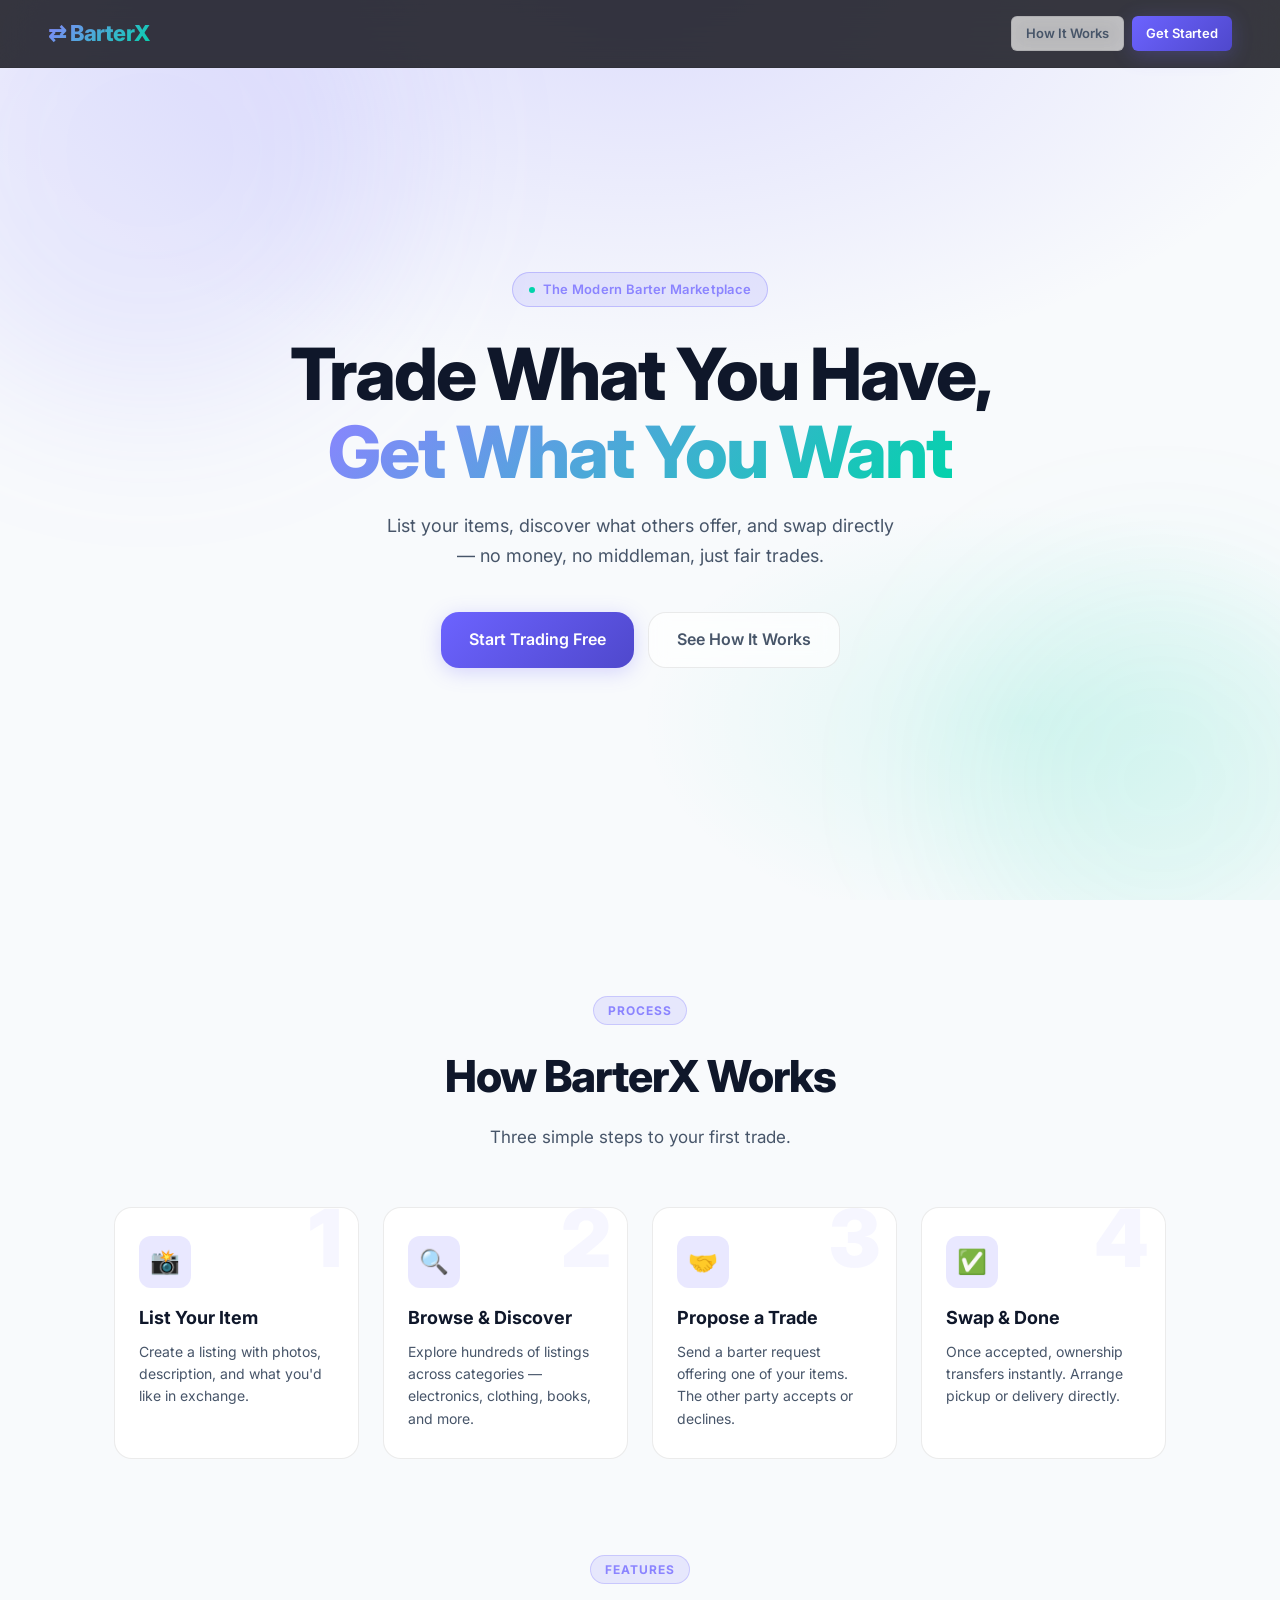
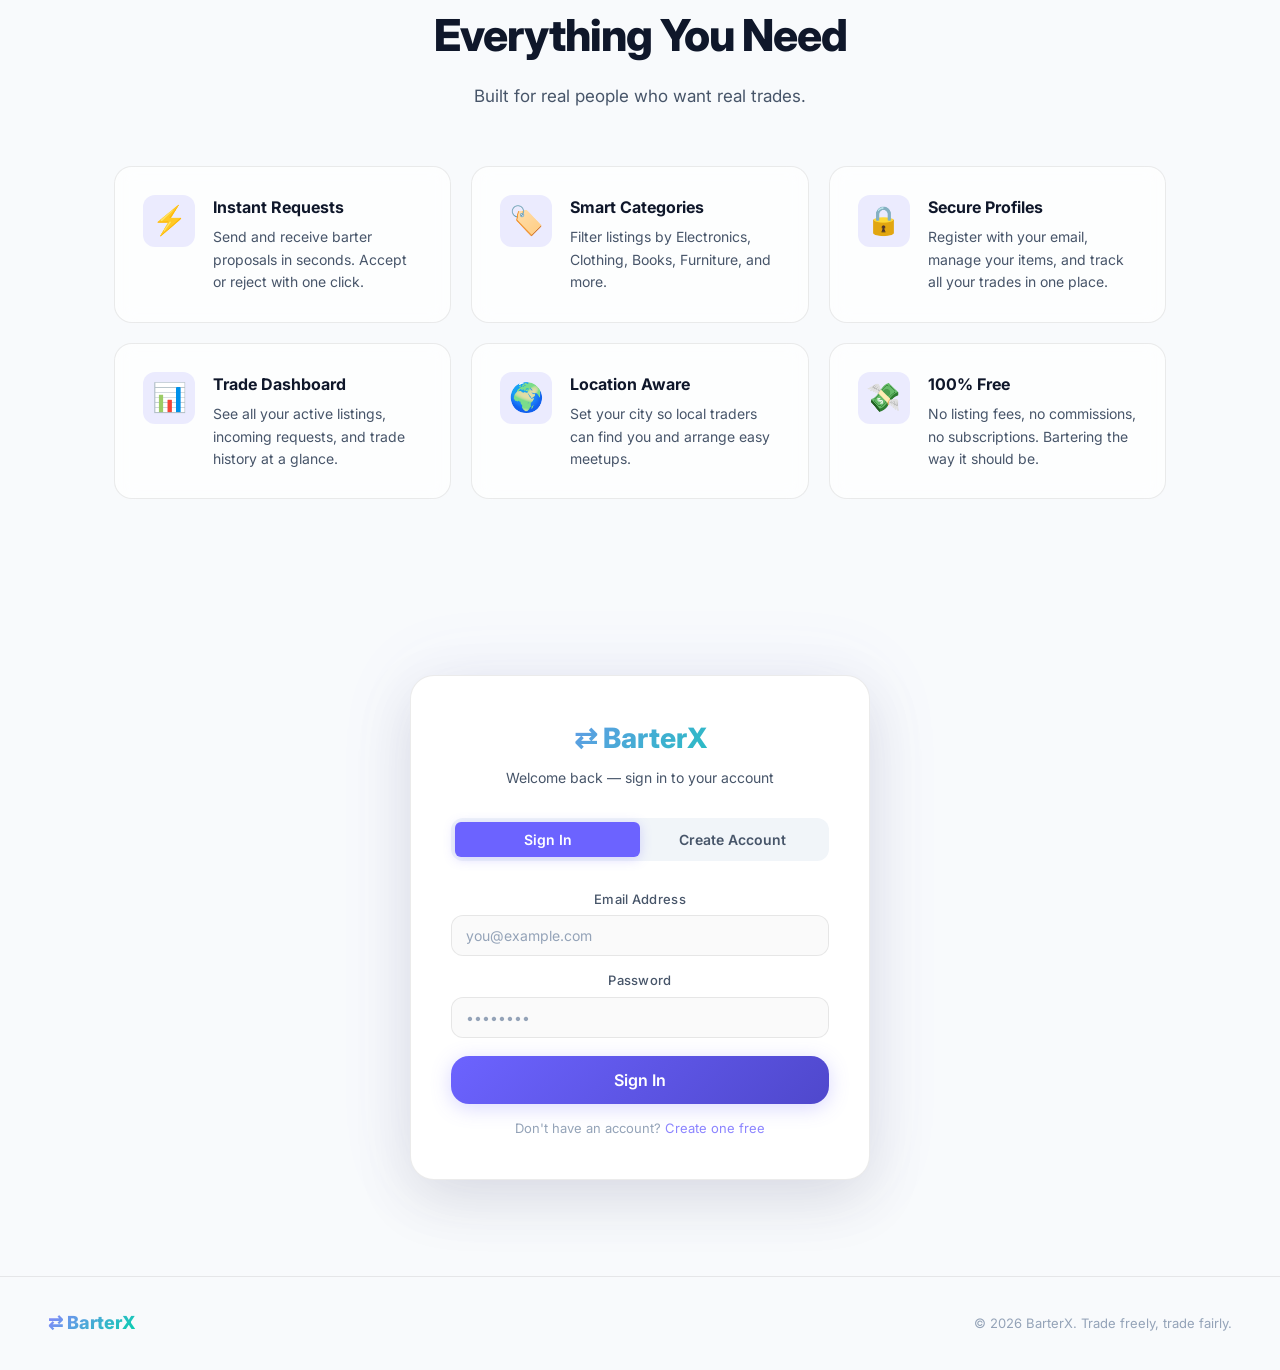
<file: src/main/resources/static/index.html>
<!DOCTYPE html>
<html lang="en">
<head>
  <meta charset="UTF-8">
  <meta name="viewport" content="width=device-width, initial-scale=1.0">
  <title>BarterX — Trade What You Have, Get What You Want</title>
  <meta name="description" content="BarterX is the modern marketplace for bartering goods. Trade your items directly with people near you — no money needed.">
  <link rel="stylesheet" href="styles.css">
  <style>
    /* ── LANDING PAGE STYLES ── */
    body { background: var(--bg-base); overflow-x: hidden; }

    /* NAV */
    .land-nav {
      position: fixed; top: 0; left: 0; right: 0; z-index: 100;
      display: flex; align-items: center; justify-content: space-between;
      padding: 16px 48px;
      background: rgba(8,8,16,0.8);
      backdrop-filter: blur(20px);
      border-bottom: 1px solid var(--border);
    }
    .land-logo {
      font-size: 22px; font-weight: 800; letter-spacing: -0.5px;
      background: linear-gradient(135deg, var(--primary-light), var(--accent));
      -webkit-background-clip: text; -webkit-text-fill-color: transparent;
    }
    .land-nav-links { display: flex; gap: 8px; }

    /* HERO */
    .hero {
      min-height: 100vh;
      display: flex; align-items: center; justify-content: center;
      padding: 120px 24px 80px;
      position: relative; overflow: hidden;
      text-align: center;
    }
    .hero-bg {
      position: absolute; inset: 0; z-index: 0;
      background:
        radial-gradient(ellipse 80% 60% at 50% 0%, rgba(108,99,255,0.18) 0%, transparent 70%),
        radial-gradient(ellipse 50% 40% at 80% 80%, rgba(0,212,170,0.1) 0%, transparent 60%);
    }
    .hero-orb {
      position: absolute; border-radius: 50%; filter: blur(80px); pointer-events: none;
    }
    .hero-orb-1 {
      width: 500px; height: 500px; top: -100px; left: -100px;
      background: rgba(108,99,255,0.12); animation: float 8s ease-in-out infinite;
    }
    .hero-orb-2 {
      width: 400px; height: 400px; bottom: -80px; right: -80px;
      background: rgba(0,212,170,0.08); animation: float 10s ease-in-out infinite reverse;
    }
    .hero-content { position: relative; z-index: 1; max-width: 760px; }
    .hero-tag {
      display: inline-flex; align-items: center; gap: 8px;
      background: rgba(108,99,255,0.12); border: 1px solid rgba(108,99,255,0.3);
      border-radius: var(--radius-full); padding: 6px 16px;
      font-size: 13px; font-weight: 600; color: var(--primary-light);
      margin-bottom: 28px; letter-spacing: 0.3px;
    }
    .hero-tag-dot {
      width: 6px; height: 6px; border-radius: 50%;
      background: var(--accent); animation: pulse 2s infinite;
    }
    .hero-h1 {
      font-size: clamp(40px, 7vw, 72px);
      font-weight: 800; line-height: 1.08;
      letter-spacing: -2px; margin-bottom: 20px;
    }
    .hero-h1 span {
      background: linear-gradient(135deg, var(--primary-light) 0%, var(--accent) 100%);
      -webkit-background-clip: text; -webkit-text-fill-color: transparent;
    }
    .hero-sub {
      font-size: 18px; color: var(--text-secondary);
      max-width: 520px; margin: 0 auto 40px; line-height: 1.7;
    }
    .hero-cta { display: flex; gap: 14px; justify-content: center; flex-wrap: wrap; }

    /* HOW IT WORKS */
    .section {
      padding: 96px 24px;
      max-width: 1100px; margin: 0 auto;
    }
    .section-badge {
      display: inline-block;
      background: rgba(108,99,255,0.12); border: 1px solid rgba(108,99,255,0.25);
      color: var(--primary-light); border-radius: var(--radius-full);
      padding: 4px 14px; font-size: 12px; font-weight: 700;
      letter-spacing: 1px; text-transform: uppercase; margin-bottom: 16px;
    }
    .section-h2 {
      font-size: clamp(28px, 4vw, 44px); font-weight: 800;
      letter-spacing: -1px; margin-bottom: 12px;
    }
    .section-desc { font-size: 17px; color: var(--text-secondary); max-width: 480px; }

    .steps-grid {
      display: grid; grid-template-columns: repeat(auto-fit, minmax(220px, 1fr));
      gap: 24px; margin-top: 56px;
    }
    .step-card {
      background: var(--bg-card); border: 1px solid var(--border);
      border-radius: var(--radius-lg); padding: 28px 24px;
      transition: var(--transition); position: relative; overflow: hidden;
    }
    .step-card::before {
      content: attr(data-num);
      position: absolute; top: -10px; right: 16px;
      font-size: 80px; font-weight: 900; color: rgba(108,99,255,0.06);
      line-height: 1; pointer-events: none;
    }
    .step-card:hover { border-color: rgba(108,99,255,0.3); transform: translateY(-4px); }
    .step-icon {
      width: 52px; height: 52px; border-radius: var(--radius-md);
      background: rgba(108,99,255,0.15); display: flex; align-items: center;
      justify-content: center; font-size: 24px; margin-bottom: 16px;
    }
    .step-title { font-size: 18px; font-weight: 700; margin-bottom: 8px; }
    .step-desc  { font-size: 14px; color: var(--text-secondary); line-height: 1.6; }

    /* FEATURES */
    .features-grid {
      display: grid; grid-template-columns: repeat(auto-fit, minmax(300px, 1fr));
      gap: 20px; margin-top: 56px;
    }
    .feature-card {
      background: var(--bg-glass); border: 1px solid var(--border);
      border-radius: var(--radius-lg); padding: 28px;
      backdrop-filter: blur(10px); transition: var(--transition);
      display: flex; gap: 18px;
    }
    .feature-card:hover { border-color: rgba(108,99,255,0.3); transform: translateY(-3px); }
    .feature-icon {
      font-size: 28px; width: 52px; height: 52px;
      background: rgba(108,99,255,0.12); border-radius: var(--radius-md);
      display: flex; align-items: center; justify-content: center; flex-shrink: 0;
    }
    .feature-title { font-size: 16px; font-weight: 700; margin-bottom: 6px; }
    .feature-desc  { font-size: 14px; color: var(--text-secondary); line-height: 1.6; }

    /* AUTH MODAL */
    .auth-section {
      padding: 80px 24px 96px; text-align: center;
    }
    .auth-box {
      background: var(--bg-card); border: 1px solid var(--border);
      border-radius: var(--radius-xl); padding: 40px;
      max-width: 460px; margin: 0 auto;
      box-shadow: var(--shadow-lg), 0 0 80px rgba(108,99,255,0.08);
      animation: slideUp 0.5s ease;
    }
    .auth-logo {
      font-size: 28px; font-weight: 800;
      background: linear-gradient(135deg, var(--primary-light), var(--accent));
      -webkit-background-clip: text; -webkit-text-fill-color: transparent;
      margin-bottom: 6px;
    }
    .auth-sub { font-size: 14px; color: var(--text-secondary); margin-bottom: 28px; }

    .tab-group {
      display: flex; background: var(--bg-surface);
      border-radius: var(--radius-md); padding: 4px; margin-bottom: 28px;
    }
    .tab-btn {
      flex: 1; padding: 9px; border: none; border-radius: var(--radius-sm);
      font-size: 14px; font-weight: 600; cursor: pointer;
      background: transparent; color: var(--text-secondary);
      transition: var(--transition);
    }
    .tab-btn.active {
      background: var(--primary);
      color: #fff;
      box-shadow: 0 2px 12px var(--primary-glow);
    }

    /* FOOTER */
    .footer {
      border-top: 1px solid var(--border); padding: 32px 48px;
      display: flex; align-items: center; justify-content: space-between;
      flex-wrap: wrap; gap: 12px;
    }
    .footer-logo {
      font-size: 18px; font-weight: 800;
      background: linear-gradient(135deg, var(--primary-light), var(--accent));
      -webkit-background-clip: text; -webkit-text-fill-color: transparent;
    }
    .footer-copy { font-size: 13px; color: var(--text-muted); }

    @media (max-width: 640px) {
      .land-nav { padding: 14px 20px; }
      .land-nav-links .btn { display: none; }
      .land-nav-links .btn:last-child { display: flex; }
      .section { padding: 64px 20px; }
      .footer { padding: 24px 20px; flex-direction: column; text-align: center; }
      .auth-box { padding: 28px 20px; }
    }
  </style>
</head>
<body>

<!-- NAV -->
<nav class="land-nav" id="land-nav">
  <div class="land-logo">⇄ BarterX</div>
  <div class="land-nav-links">
    <a href="#how" class="btn btn-ghost btn-sm">How It Works</a>
    <a href="#auth" class="btn btn-primary btn-sm">Get Started</a>
  </div>
</nav>

<!-- HERO -->
<section class="hero">
  <div class="hero-bg"></div>
  <div class="hero-orb hero-orb-1"></div>
  <div class="hero-orb hero-orb-2"></div>
  <div class="hero-content animate-slideUp">
    <div class="hero-tag">
      <span class="hero-tag-dot"></span>
      The Modern Barter Marketplace
    </div>
    <h1 class="hero-h1">Trade What You Have,<br><span>Get What You Want</span></h1>
    <p class="hero-sub">List your items, discover what others offer, and swap directly — no money, no middleman, just fair trades.</p>
    <div class="hero-cta">
      <a href="#auth" class="btn btn-primary btn-lg">Start Trading Free</a>
      <a href="#how" class="btn btn-ghost btn-lg">See How It Works</a>
    </div>
  </div>
</section>

<!-- HOW IT WORKS -->
<div id="how">
<section class="section">
  <div style="text-align:center; margin-bottom:0;">
    <div class="section-badge">Process</div>
    <h2 class="section-h2">How BarterX Works</h2>
    <p class="section-desc" style="margin:0 auto;">Three simple steps to your first trade.</p>
  </div>
  <div class="steps-grid">
    <div class="step-card" data-num="1">
      <div class="step-icon">📸</div>
      <div class="step-title">List Your Item</div>
      <div class="step-desc">Create a listing with photos, description, and what you'd like in exchange.</div>
    </div>
    <div class="step-card" data-num="2">
      <div class="step-icon">🔍</div>
      <div class="step-title">Browse & Discover</div>
      <div class="step-desc">Explore hundreds of listings across categories — electronics, clothing, books, and more.</div>
    </div>
    <div class="step-card" data-num="3">
      <div class="step-icon">🤝</div>
      <div class="step-title">Propose a Trade</div>
      <div class="step-desc">Send a barter request offering one of your items. The other party accepts or declines.</div>
    </div>
    <div class="step-card" data-num="4">
      <div class="step-icon">✅</div>
      <div class="step-title">Swap &amp; Done</div>
      <div class="step-desc">Once accepted, ownership transfers instantly. Arrange pickup or delivery directly.</div>
    </div>
  </div>
</section>
</div>

<!-- FEATURES -->
<section class="section" style="padding-top:0;">
  <div style="text-align:center; margin-bottom:0;">
    <div class="section-badge">Features</div>
    <h2 class="section-h2">Everything You Need</h2>
    <p class="section-desc" style="margin:0 auto;">Built for real people who want real trades.</p>
  </div>
  <div class="features-grid">
    <div class="feature-card">
      <div class="feature-icon">⚡</div>
      <div>
        <div class="feature-title">Instant Requests</div>
        <div class="feature-desc">Send and receive barter proposals in seconds. Accept or reject with one click.</div>
      </div>
    </div>
    <div class="feature-card">
      <div class="feature-icon">🏷️</div>
      <div>
        <div class="feature-title">Smart Categories</div>
        <div class="feature-desc">Filter listings by Electronics, Clothing, Books, Furniture, and more.</div>
      </div>
    </div>
    <div class="feature-card">
      <div class="feature-icon">🔒</div>
      <div>
        <div class="feature-title">Secure Profiles</div>
        <div class="feature-desc">Register with your email, manage your items, and track all your trades in one place.</div>
      </div>
    </div>
    <div class="feature-card">
      <div class="feature-icon">📊</div>
      <div>
        <div class="feature-title">Trade Dashboard</div>
        <div class="feature-desc">See all your active listings, incoming requests, and trade history at a glance.</div>
      </div>
    </div>
    <div class="feature-card">
      <div class="feature-icon">🌍</div>
      <div>
        <div class="feature-title">Location Aware</div>
        <div class="feature-desc">Set your city so local traders can find you and arrange easy meetups.</div>
      </div>
    </div>
    <div class="feature-card">
      <div class="feature-icon">💸</div>
      <div>
        <div class="feature-title">100% Free</div>
        <div class="feature-desc">No listing fees, no commissions, no subscriptions. Bartering the way it should be.</div>
      </div>
    </div>
  </div>
</section>

<!-- AUTH -->
<div id="auth">
<section class="auth-section">
  <div class="auth-box" id="auth-box">
    <div class="auth-logo">⇄ BarterX</div>
    <div class="auth-sub" id="auth-sub">Welcome back — sign in to your account</div>

    <div class="tab-group">
      <button class="tab-btn active" id="tab-login"  onclick="switchTab('login')">Sign In</button>
      <button class="tab-btn"        id="tab-register" onclick="switchTab('register')">Create Account</button>
    </div>

    <!-- LOGIN FORM -->
    <form id="login-form" onsubmit="doLogin(event)" style="display:flex;flex-direction:column;gap:14px;">
      <div class="form-group">
        <label class="form-label">Email Address</label>
        <input id="l-email" type="email" class="form-input" placeholder="you@example.com" required>
      </div>
      <div class="form-group">
        <label class="form-label">Password</label>
        <input id="l-pass" type="password" class="form-input" placeholder="••••••••" required>
      </div>
      <button type="submit" class="btn btn-primary btn-full btn-lg" id="login-btn" style="margin-top:4px;">
        Sign In
      </button>
      <div style="font-size:13px;color:var(--text-muted);text-align:center;">
        Don't have an account? <a onclick="switchTab('register')" style="color:var(--primary-light);cursor:pointer;">Create one free</a>
      </div>
    </form>

    <!-- REGISTER FORM -->
    <form id="register-form" onsubmit="doRegister(event)" style="display:none;flex-direction:column;gap:14px;">
      <div class="form-row">
        <div class="form-group">
          <label class="form-label">Full Name</label>
          <input id="r-name" type="text" class="form-input" placeholder="Your name" required>
        </div>
        <div class="form-group">
          <label class="form-label">City</label>
          <input id="r-loc" type="text" class="form-input" placeholder="Mumbai">
        </div>
      </div>
      <div class="form-row">
        <div class="form-group">
          <label class="form-label">Phone</label>
          <input id="r-phone" type="text" class="form-input" placeholder="Phone Number" required>
        </div>
        <div class="form-group">
          <label class="form-label">Address</label>
          <input id="r-address" type="text" class="form-input" placeholder="Street Address" required>
        </div>
      </div>
      <div class="form-group">
        <label class="form-label">Email Address</label>
        <input id="r-email" type="email" class="form-input" placeholder="you@example.com" required>
      </div>
      <div class="form-group">
        <label class="form-label">Password</label>
        <input id="r-pass" type="password" class="form-input" placeholder="Min 6 characters" required minlength="6">
      </div>
      <button type="submit" class="btn btn-primary btn-full btn-lg" id="register-btn" style="margin-top:4px;">
        Create Account
      </button>
      <div style="font-size:13px;color:var(--text-muted);text-align:center;">
        Already have an account? <a onclick="switchTab('login')" style="color:var(--primary-light);cursor:pointer;">Sign in</a>
      </div>
    </form>
  </div>
</section>
</div>

<!-- FOOTER -->
<footer class="footer">
  <div class="footer-logo">⇄ BarterX</div>
  <div class="footer-copy">© 2026 BarterX. Trade freely, trade fairly.</div>
</footer>

<!-- TOAST -->
<div id="toast-container"></div>

<script>
  const BASE = 'http://localhost:8085';

  function switchTab(tab) {
    const isLogin = tab === 'login';
    document.getElementById('tab-login').classList.toggle('active', isLogin);
    document.getElementById('tab-register').classList.toggle('active', !isLogin);
    document.getElementById('login-form').style.display    = isLogin ? 'flex' : 'none';
    document.getElementById('register-form').style.display = isLogin ? 'none' : 'flex';
    document.getElementById('auth-sub').textContent = isLogin
      ? 'Welcome back — sign in to your account'
      : 'Join BarterX — it\'s completely free';
  }

  function showToast(msg, type = 'info') {
    const icons = { success: '✅', error: '❌', info: 'ℹ️' };
    const el = document.createElement('div');
    el.className = `toast toast-${type}`;
    el.innerHTML = `<span class="toast-icon">${icons[type]}</span><span class="toast-msg">${msg}</span>`;
    document.getElementById('toast-container').appendChild(el);
    setTimeout(() => el.remove(), 3200);
  }

  function setBtnLoading(id, loading, text = '') {
    const btn = document.getElementById(id);
    btn.disabled = loading;
    btn.innerHTML = loading ? '<span class="spinner"></span> Please wait…' : text;
  }

  async function doLogin(e) {
    e.preventDefault();
    setBtnLoading('login-btn', true);
    try {
      const res = await fetch(`${BASE}/api/auth/login`, {
        method: 'POST',
        headers: { 'Content-Type': 'application/json' },
        body: JSON.stringify({
          email: document.getElementById('l-email').value,
          password: document.getElementById('l-pass').value
        })
      });
      const user = await res.json();
      if (!user || !user.id) { showToast('Invalid email or password', 'error'); return; }
      localStorage.setItem('bx_user', JSON.stringify(user));
      showToast(`Welcome back, ${user.name}! 🎉`, 'success');
      setTimeout(() => { window.location.href = 'dashboard.html'; }, 800);
    } catch {
      showToast('Could not reach the server. Is it running?', 'error');
    } finally {
      setBtnLoading('login-btn', false, 'Sign In');
    }
  }

  async function doRegister(e) {
    e.preventDefault();
    setBtnLoading('register-btn', true);
    try {
      const res = await fetch(`${BASE}/api/auth/register`, {
        method: 'POST',
        headers: { 'Content-Type': 'application/json' },
        body: JSON.stringify({
          name:     document.getElementById('r-name').value,
          email:    document.getElementById('r-email').value,
          password: document.getElementById('r-pass').value,
          location: document.getElementById('r-loc').value || 'N/A',
          phone:    document.getElementById('r-phone').value,
          address:  document.getElementById('r-address').value
        })
      });
      const user = await res.json();
      if (!user || !user.id) { showToast('Registration failed. Email may already exist.', 'error'); return; }
      localStorage.setItem('bx_user', JSON.stringify(user));
      showToast(`Account created! Welcome, ${user.name} 🚀`, 'success');
      setTimeout(() => { window.location.href = 'dashboard.html'; }, 800);
    } catch {
      showToast('Could not reach the server. Is it running?', 'error');
    } finally {
      setBtnLoading('register-btn', false, 'Create Account');
    }
  }

  // If already logged in, redirect
  if (localStorage.getItem('bx_user')) {
    window.location.href = 'dashboard.html';
  }
</script>
</body>
</html>
</file>
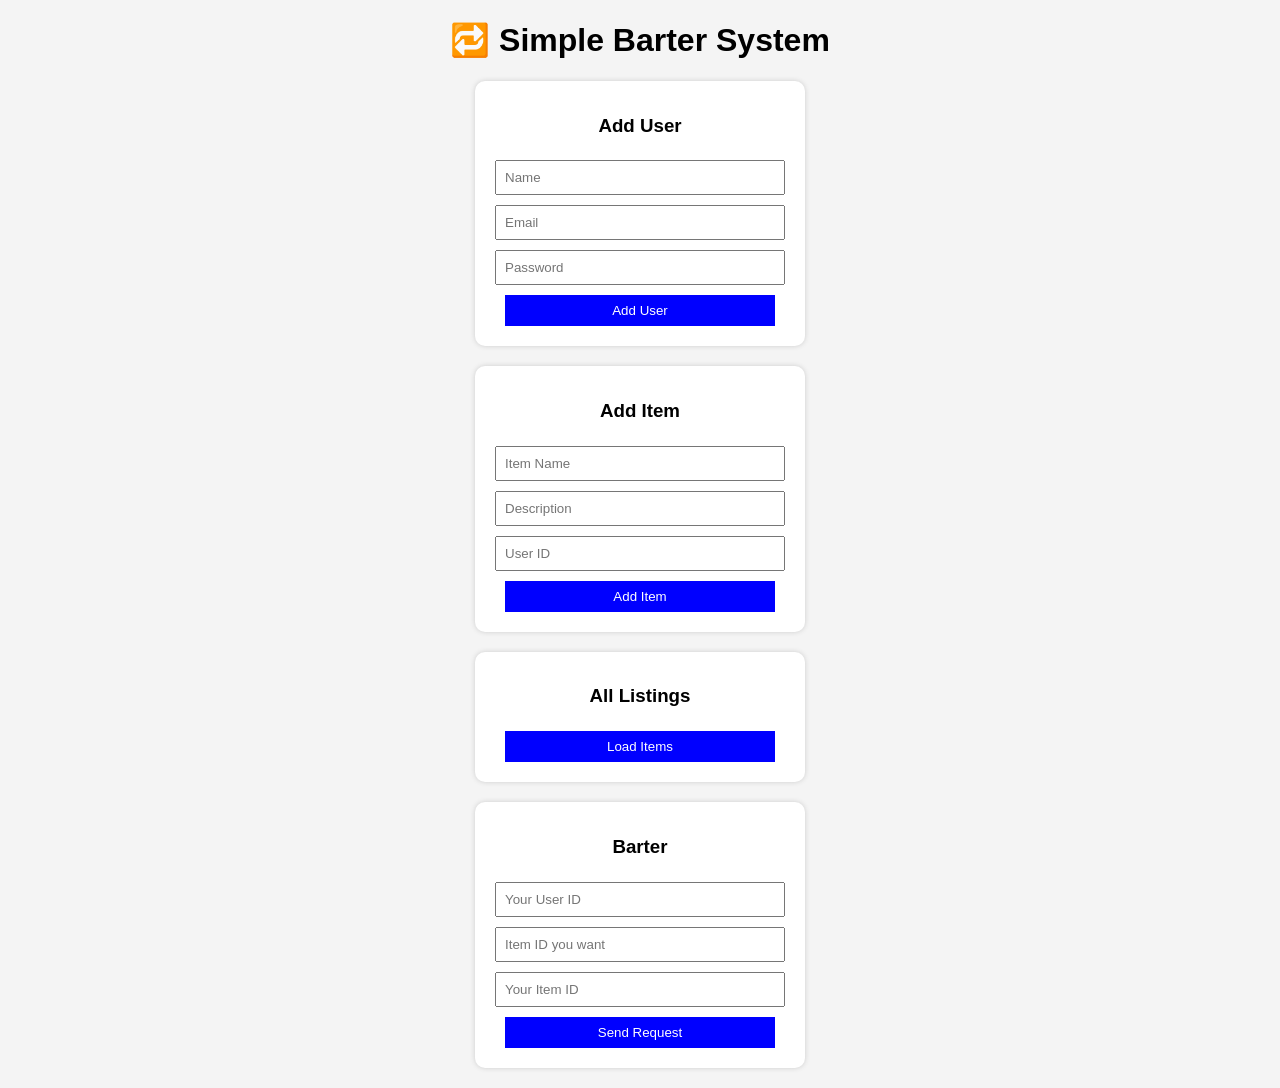
<file: src/main/resources/static/app.html>
<!DOCTYPE html>
<html>
<head>
    <title>Simple BarterX</title>
    <style>
        body { font-family: Arial; background: #f4f4f4; text-align: center; }
        .box {
            background: white;
            margin: 20px auto;
            padding: 15px;
            width: 300px;
            border-radius: 10px;
            box-shadow: 0 0 5px #ccc;
        }
        input, button {
            margin: 5px;
            padding: 8px;
            width: 90%;
        }
        button {
            background: blue;
            color: white;
            border: none;
        }
        .item {
            border: 1px solid #ddd;
            margin: 5px;
            padding: 5px;
        }
    </style>
</head>

<body>

<h1>🔁 Simple Barter System</h1>

<!-- ADD USER -->
<div class="box">
    <h3>Add User</h3>
    <input id="uname" placeholder="Name">
    <input id="uemail" placeholder="Email">
    <input id="upass" placeholder="Password">
    <button onclick="addUser()">Add User</button>
</div>

<!-- ADD ITEM -->
<div class="box">
    <h3>Add Item</h3>
    <input id="title" placeholder="Item Name">
    <input id="desc" placeholder="Description">
    <input id="ownerId" placeholder="User ID">
    <button onclick="addItem()">Add Item</button>
</div>

<!-- VIEW ITEMS -->
<div class="box">
    <h3>All Listings</h3>
    <button onclick="loadItems()">Load Items</button>
    <div id="items"></div>
</div>

<!-- BARTER -->
<div class="box">
    <h3>Barter</h3>
    <input id="reqUser" placeholder="Your User ID">
    <input id="wantItem" placeholder="Item ID you want">
    <input id="offerItem" placeholder="Your Item ID">
    <button onclick="sendRequest()">Send Request</button>
</div>

<script>

const BASE = "http://localhost:8085";

// ADD USER
function addUser() {
    fetch(BASE + "/api/auth/register", {
        method: "POST",
        headers: {"Content-Type": "application/json"},
        body: JSON.stringify({
            name: uname.value,
            email: uemail.value,
            password: upass.value,
            location: "NA"
        })
    })
    .then(res => res.json())
    .then(data => alert("User Created ID: " + data.id));
}

// ADD ITEM
function addItem() {
    fetch(BASE + "/api/items", {
        method: "POST",
        headers: {"Content-Type": "application/json"},
        body: JSON.stringify({
            title: title.value,
            description: desc.value,
            category: "General",
            owner: { id: ownerId.value }
        })
    })
    .then(res => res.json())
    .then(data => alert("Item Added ID: " + data.id));
}

// LOAD ITEMS
function loadItems() {
    fetch(BASE + "/api/items")
    .then(res => res.json())
    .then(data => {
        let html = "";
        data.forEach(item => {
            html += `<div class="item">
                        ${item.title} (ID: ${item.id}) <br>
                        Owner: ${item.owner.id}
                     </div>`;
        });
        document.getElementById("items").innerHTML = html;
    });
}

// SEND BARTER REQUEST
function sendRequest() {
    fetch(BASE + "/api/barter/request", {
        method: "POST",
        headers: {"Content-Type": "application/json"},
        body: JSON.stringify({
            requester: { id: reqUser.value },
            itemRequested: { id: wantItem.value },
            itemOffered: { id: offerItem.value }
        })
    })
    .then(res => res.json())
    .then(data => alert("Barter Request Sent!"));
}

</script>

</body>
</html>
</file>
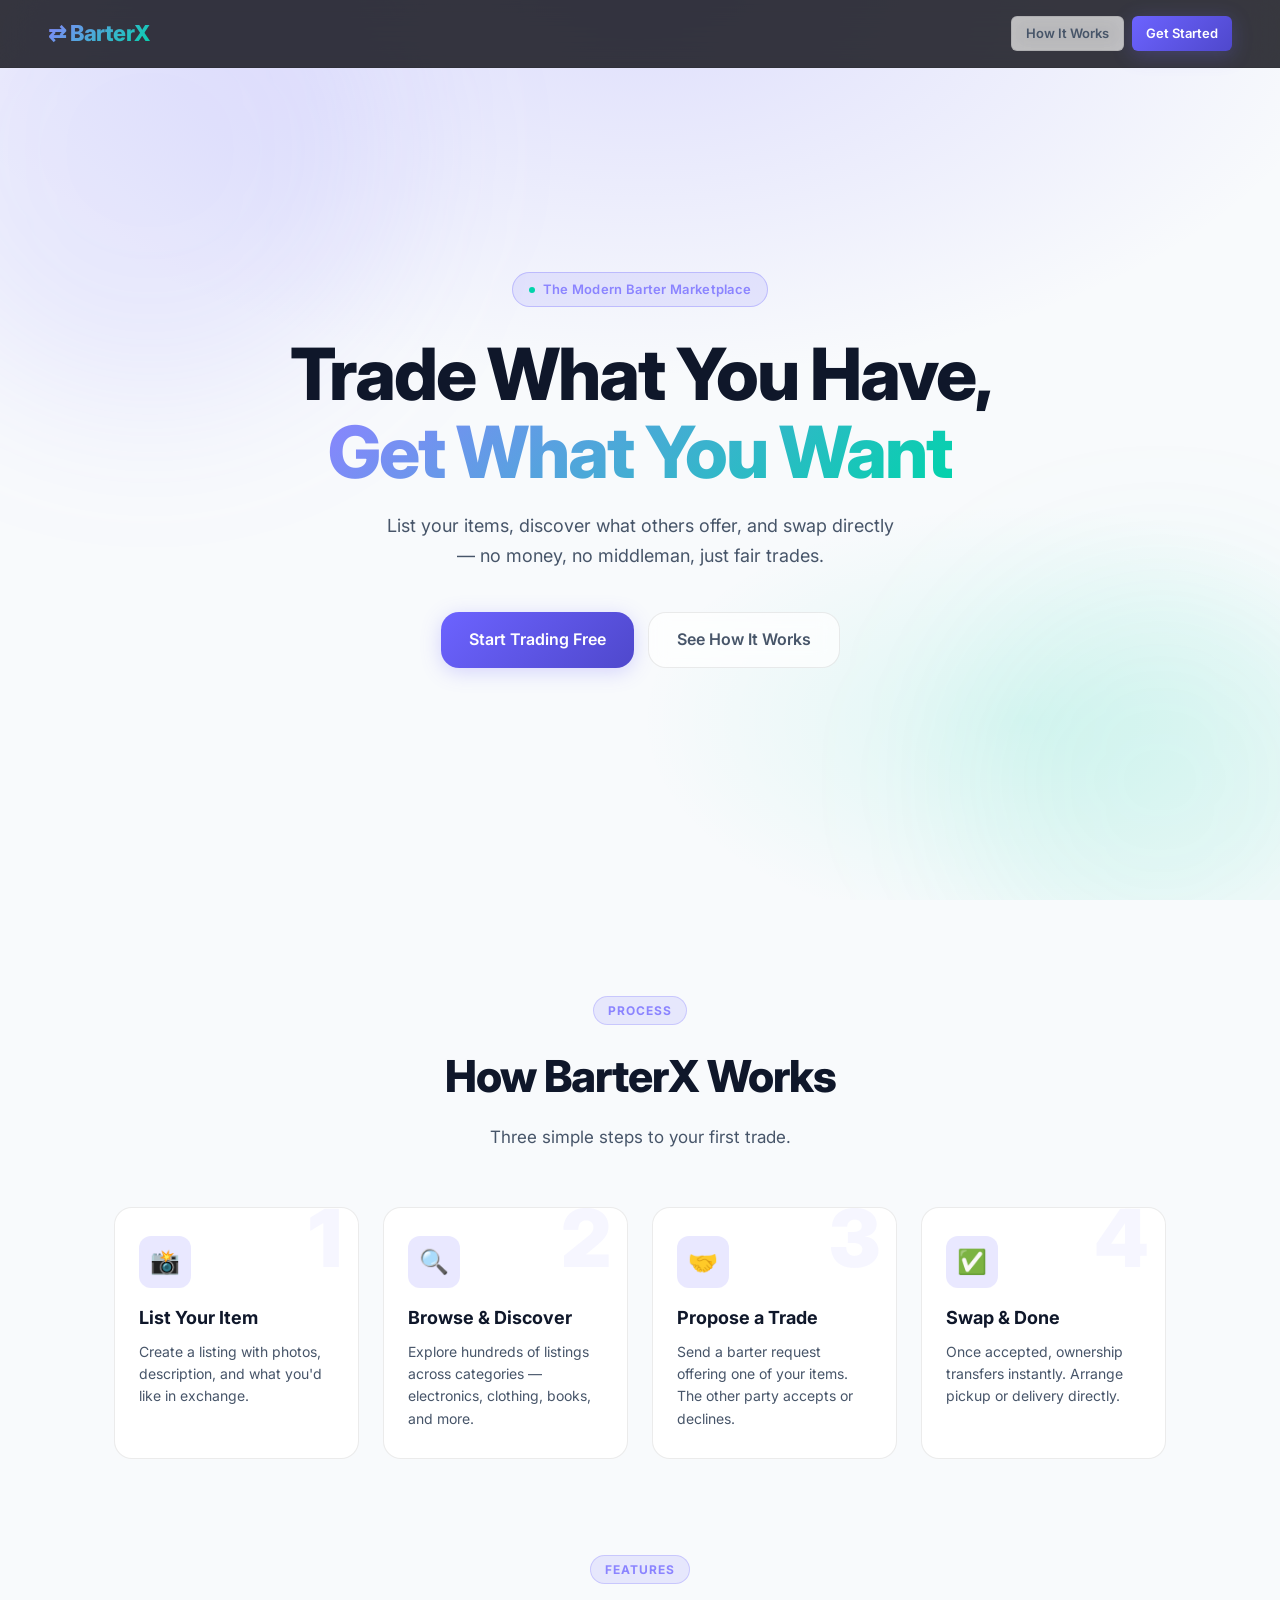
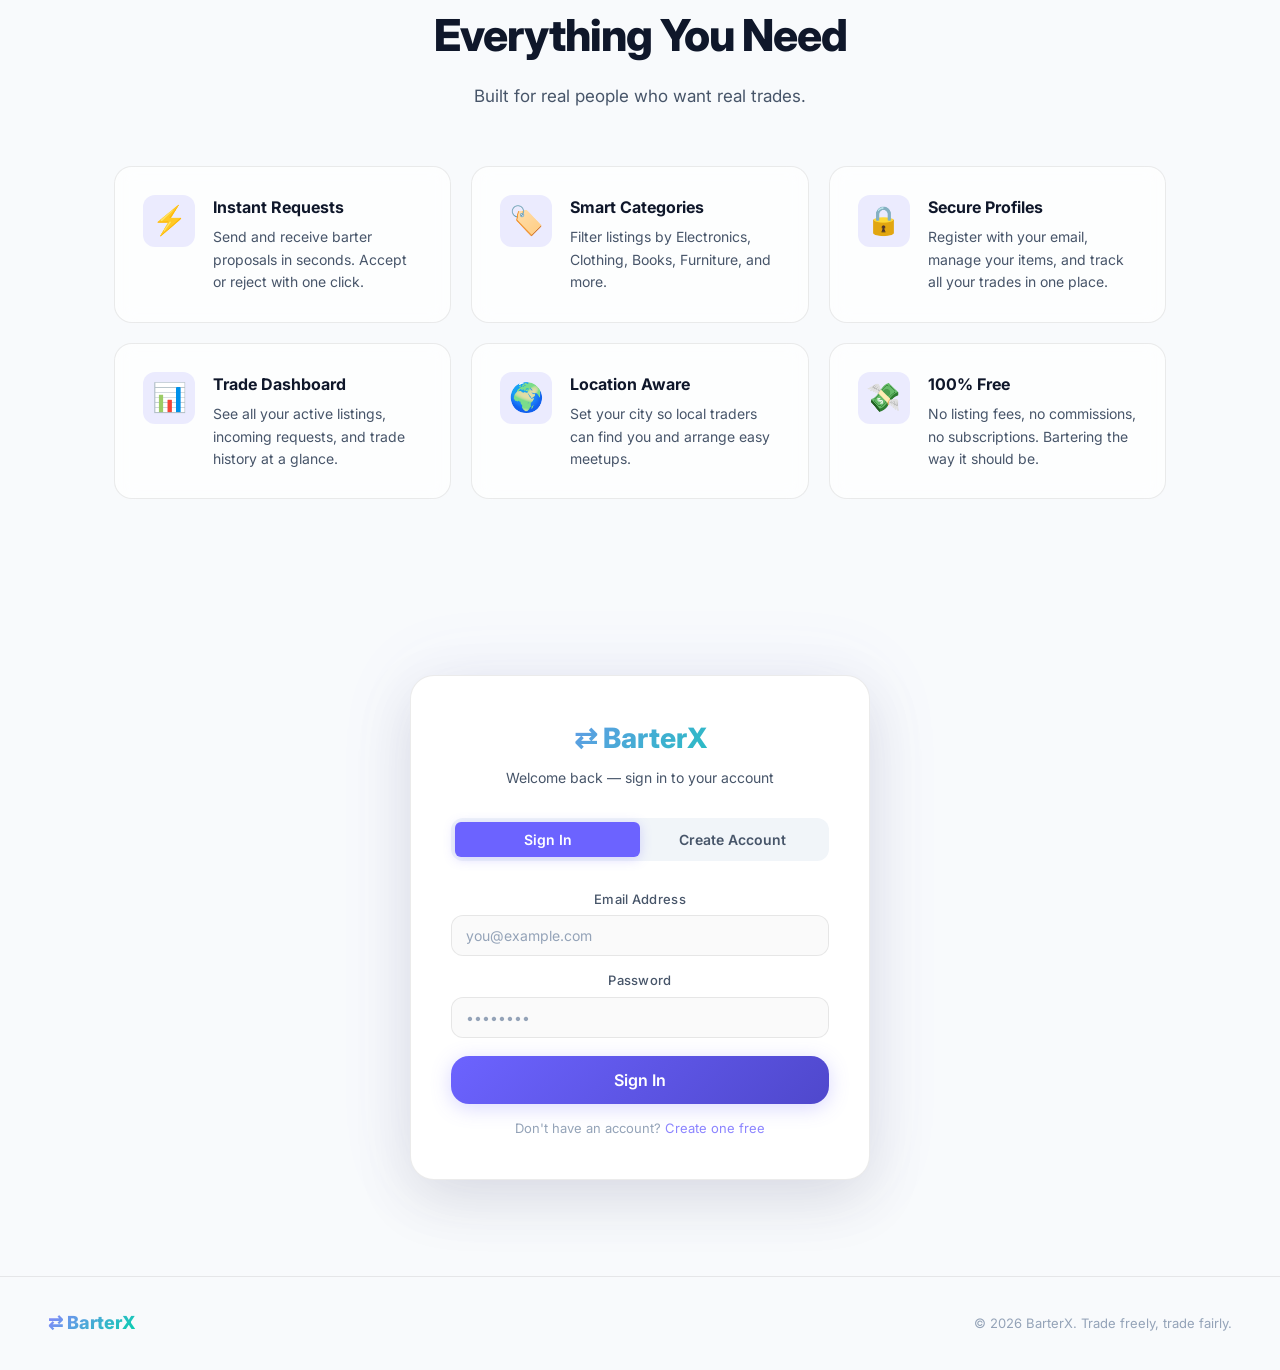
<file: src/main/resources/static/dashboard.html>
<!DOCTYPE html>
<html lang="en">
<head>
<meta charset="UTF-8">
<meta name="viewport" content="width=device-width, initial-scale=1.0">
<title>BarterX — Dashboard</title>
<meta name="description" content="BarterX marketplace dashboard — browse, list, and trade items.">
<link rel="stylesheet" href="styles.css">
<style>
body { display:flex; flex-direction:column; min-height:100vh; }

/* NAVBAR */
.navbar {
  height:var(--navbar-h); background:rgba(8,8,16,0.9);
  backdrop-filter:blur(20px); border-bottom:1px solid var(--border);
  display:flex; align-items:center; justify-content:space-between;
  padding:0 24px; position:fixed; top:0; left:0; right:0; z-index:200;
}
.nav-logo {
  font-size:20px; font-weight:800;
  background:linear-gradient(135deg,var(--primary-light),var(--accent));
  -webkit-background-clip:text; -webkit-text-fill-color:transparent;
}
.nav-right { display:flex; align-items:center; gap:12px; }
.nav-user { display:flex; align-items:center; gap:10px; cursor:pointer; }
.nav-user-name { font-size:14px; font-weight:600; }

/* LAYOUT */
.app-layout { display:flex; margin-top:var(--navbar-h); min-height:calc(100vh - var(--navbar-h)); }

/* SIDEBAR */
.sidebar {
  width:var(--sidebar-w); background:var(--bg-surface);
  border-right:1px solid var(--border); padding:20px 12px;
  position:fixed; top:var(--navbar-h); bottom:0; overflow-y:auto;
}
.sidebar-item {
  display:flex; align-items:center; gap:12px;
  padding:11px 14px; border-radius:var(--radius-md);
  font-size:14px; font-weight:500; color:var(--text-secondary);
  cursor:pointer; transition:var(--transition); margin-bottom:4px;
}
.sidebar-item:hover { background:var(--bg-glass); color:var(--text-primary); }
.sidebar-item.active {
  background:rgba(108,99,255,0.15); color:var(--primary-light);
  border:1px solid rgba(108,99,255,0.2);
}
.sidebar-icon { font-size:18px; width:24px; text-align:center; }
.sidebar-divider { height:1px; background:var(--border); margin:12px 0; }

/* MAIN */
.main { margin-left:var(--sidebar-w); flex:1; padding:32px; max-width:1200px; }

/* STATS ROW */
.stats-row { display:grid; grid-template-columns:repeat(auto-fit,minmax(160px,1fr)); gap:16px; margin-bottom:32px; }

/* BARTER MODAL TRADE DISPLAY */
.trade-display {
  display:flex; align-items:center; gap:12px;
  background:var(--bg-surface); border-radius:var(--radius-md); padding:14px;
}
.trade-box { flex:1; text-align:center; }
.trade-label { font-size:11px; color:var(--text-muted); text-transform:uppercase; letter-spacing:1px; margin-bottom:4px; }
.trade-name { font-size:14px; font-weight:700; color:var(--text-primary); }

@media(max-width:768px){
  .sidebar { display:none; }
  .main { margin-left:0; padding:20px; }
}
</style>
</head>
<body>

<!-- NAVBAR -->
<nav class="navbar">
  <div class="nav-logo">⇄ BarterX</div>
  <div class="nav-right">
    <div class="nav-user" id="nav-user">
      <div class="avatar" id="nav-avatar">?</div>
      <div class="nav-user-name" id="nav-name">Loading…</div>
    </div>
    <button class="btn btn-ghost btn-sm" onclick="logout()">Sign Out</button>
  </div>
</nav>

<div class="app-layout">
<!-- SIDEBAR -->
<aside class="sidebar">
  <div class="sidebar-item active" id="nav-browse"   onclick="showView('browse')">
    <span class="sidebar-icon">🏪</span> Browse Market
  </div>
  <div class="sidebar-item" id="nav-listings" onclick="showView('listings')">
    <span class="sidebar-icon">📦</span> My Listings
  </div>
  <div class="sidebar-item" id="nav-requests" onclick="showView('requests')">
    <span class="sidebar-icon">🔁</span> Barter Requests
  </div>
  <div class="sidebar-divider"></div>
  <div class="sidebar-item" id="nav-profile"  onclick="showView('profile')">
    <span class="sidebar-icon">👤</span> My Profile
  </div>
</aside>

<!-- MAIN CONTENT -->
<main class="main" id="main-content">
  <div class="empty-state"><div class="spinner" style="width:36px;height:36px;"></div></div>
</main>
</div>

<!-- ADD LISTING MODAL -->
<div class="modal-overlay hidden" id="add-modal">
  <div class="modal">
    <div class="modal-header">
      <div class="modal-title">📦 Add New Listing</div>
      <button class="btn-icon" onclick="closeModal('add-modal')">✕</button>
    </div>
    <form id="add-form" onsubmit="submitListing(event)">
    <div class="modal-body">
      <div class="form-group">
        <label class="form-label">Item Title *</label>
        <input id="a-title" class="form-input" placeholder="What are you listing?" required>
      </div>
      <div class="form-group">
        <label class="form-label">Description *</label>
        <textarea id="a-desc" class="form-input form-textarea" placeholder="Describe your item…" required></textarea>
      </div>
      <div class="form-row">
        <div class="form-group">
          <label class="form-label">Category</label>
          <select id="a-cat" class="form-select">
            <option>Electronics</option><option>Clothing</option><option>Books</option>
            <option>Furniture</option><option>Sports</option><option>Toys</option>
            <option>Tools</option><option>Other</option>
          </select>
        </div>
        <div class="form-group">
          <label class="form-label">Condition</label>
          <select id="a-cond" class="form-select">
            <option>New</option><option>Like New</option><option>Good</option><option>Fair</option>
          </select>
        </div>
      </div>
      <div class="form-group">
        <label class="form-label">Want in Exchange</label>
        <input id="a-want" class="form-input" placeholder="e.g. Books, Headphones, anything…">
      </div>
      <div class="form-group">
        <label class="form-label">Image URL (optional)</label>
        <input id="a-img" class="form-input" placeholder="https://…">
      </div>
    </div>
    <div class="modal-footer">
      <button type="button" class="btn btn-ghost" onclick="closeModal('add-modal')">Cancel</button>
      <button type="submit" class="btn btn-primary" id="add-btn">Post Listing</button>
    </div>
    </form>
  </div>
</div>

<!-- BARTER MODAL -->
<div class="modal-overlay hidden" id="barter-modal">
  <div class="modal">
    <div class="modal-header">
      <div class="modal-title">🤝 Propose a Trade</div>
      <button class="btn-icon" onclick="closeModal('barter-modal')">✕</button>
    </div>
    <div class="modal-body">
      <div class="trade-display">
        <div class="trade-box">
          <div class="trade-label">They Offer</div>
          <div class="trade-name" id="b-want-name">—</div>
        </div>
        <div style="font-size:24px; color:var(--primary);">⇄</div>
        <div class="trade-box">
          <div class="trade-label">You Offer</div>
          <select id="b-offer" class="form-select"></select>
        </div>
      </div>
      <p style="font-size:13px;color:var(--text-muted);">Select one of your listings to offer in exchange.</p>
    </div>
    <div class="modal-footer">
      <button class="btn btn-ghost" onclick="closeModal('barter-modal')">Cancel</button>
      <button class="btn btn-primary" onclick="submitBarter()" id="barter-btn">Send Request</button>
    </div>
  </div>
</div>

<!-- EXCHANGE MODAL -->
<div class="modal-overlay hidden" id="exchange-modal">
  <div class="modal">
    <div class="modal-header">
      <div class="modal-title">📍 Coordinate Exchange</div>
      <button class="btn-icon" onclick="closeModal('exchange-modal')">✕</button>
    </div>
    <div class="modal-body" id="exchange-body">
      <div class="spinner" style="width:24px;height:24px;margin:20px auto;"></div>
    </div>
    <div class="modal-footer" id="exchange-footer">
      <button class="btn btn-ghost" onclick="closeModal('exchange-modal')">Close</button>
    </div>
  </div>
</div>

<!-- TOAST -->
<div id="toast-container"></div>

<script>
const BASE = 'http://localhost:8085';
let user = null;
let allItems = [], myItems = [], myRequests = [];
let barterTargetItemId = null;

// ── INIT ─────────────────────────────────────────────────
(function init() {
  const stored = localStorage.getItem('bx_user');
  if (!stored) { window.location.href = 'index.html'; return; }
  user = JSON.parse(stored);
  document.getElementById('nav-name').textContent = user.name;
  document.getElementById('nav-avatar').textContent = user.name.charAt(0).toUpperCase();
  loadAll();
})();

async function loadAll() {
  try {
    const [itemsRes, reqRes] = await Promise.all([
      fetch(`${BASE}/api/items`),
      fetch(`${BASE}/api/barter/user/${user.id}`)
    ]);
    allItems = await itemsRes.json();
    myRequests = await reqRes.json();
    myItems = allItems.filter(i => i.owner && i.owner.id === user.id);
    showView('browse');
  } catch(e) {
    showToast('Cannot connect to server. Start Spring Boot first.', 'error');
  }
}

// ── VIEWS ─────────────────────────────────────────────────
function showView(view) {
  ['browse','listings','requests','profile'].forEach(v => {
    const el = document.getElementById('nav-'+v);
    if(el) el.classList.toggle('active', v === view);
  });
  const main = document.getElementById('main-content');
  if (view === 'browse')    main.innerHTML = renderBrowse();
  if (view === 'listings')  main.innerHTML = renderListings();
  if (view === 'requests')  main.innerHTML = renderRequests();
  if (view === 'profile')   main.innerHTML = renderProfile();
}

// ── BROWSE ────────────────────────────────────────────────
function renderBrowse() {
  const others = allItems.filter(i => i.owner && i.owner.id !== user.id);
  const categories = ['All', ...new Set(allItems.map(i => i.category).filter(Boolean))];
  const chips = categories.map((c,i) =>
    `<span class="chip ${i===0?'active':''}" onclick="filterCat(this,'${c}')">${c}</span>`
  ).join('');

  const cards = others.length ? others.map(itemCard).join('') :
    `<div class="empty-state"><div class="empty-state-icon">🏪</div><h3>No listings yet</h3><p>Be the first to post an item!</p></div>`;

  return `
  <div class="section-header">
    <div class="section-title"><span class="section-title-icon">🏪</span> Browse Market</div>
    <button class="btn btn-primary btn-sm" onclick="openModal('add-modal')">+ List Item</button>
  </div>
  <div class="search-bar">
    <div class="search-input-wrap flex-1">
      <span class="search-icon">🔍</span>
      <input class="form-input" id="search-inp" placeholder="Search listings…" oninput="doSearch()" style="padding-left:40px;">
    </div>
  </div>
  <div class="chip-group" style="margin-bottom:24px;" id="cat-chips">${chips}</div>
  <div class="item-grid" id="browse-grid">${cards}</div>`;
}

function itemCard(item) {
  const img = item.imageUrl
    ? `<img src="${item.imageUrl}" alt="${item.title}" onerror="this.parentElement.innerHTML='📦'">`
    : '📦';
  const cond = item.condition ? `<span class="badge badge-primary">${item.condition}</span>` : '';
  const want = item.wantInExchange ? `<div class="listing-card-want">Wants: ${item.wantInExchange}</div>` : '';
  const owner = item.owner ? `<div class="listing-card-owner">👤 ${item.owner.name || 'User '+item.owner.id}</div>` : '';
  return `
  <div class="listing-card">
    <div class="listing-card-img">${img}</div>
    <div class="listing-card-body">
      <div class="listing-card-title">${item.title}</div>
      <div class="listing-card-desc">${item.description || ''}</div>
      <div class="listing-card-meta">${cond}${want}</div>
      ${owner}
    </div>
    <div class="listing-card-footer">
      <button class="btn btn-primary btn-sm" style="flex:1" onclick="openBarter(${item.id},'${item.title}')">🤝 Propose Trade</button>
    </div>
  </div>`;
}

function filterCat(el, cat) {
  document.querySelectorAll('#cat-chips .chip').forEach(c => c.classList.remove('active'));
  el.classList.add('active');
  const list = cat === 'All' ? allItems.filter(i => i.owner && i.owner.id !== user.id)
    : allItems.filter(i => i.category === cat && i.owner && i.owner.id !== user.id);
  document.getElementById('browse-grid').innerHTML = list.length ? list.map(itemCard).join('') :
    `<div class="empty-state"><div class="empty-state-icon">🔍</div><h3>No items in this category</h3></div>`;
}

function doSearch() {
  const q = document.getElementById('search-inp').value.toLowerCase();
  const filtered = allItems.filter(i =>
    i.owner && i.owner.id !== user.id &&
    (i.title?.toLowerCase().includes(q) || i.description?.toLowerCase().includes(q))
  );
  document.getElementById('browse-grid').innerHTML = filtered.length ? filtered.map(itemCard).join('') :
    `<div class="empty-state"><div class="empty-state-icon">🔍</div><h3>No results for "${q}"</h3></div>`;
}

// ── MY LISTINGS ───────────────────────────────────────────
function renderListings() {
  const cards = myItems.length ? myItems.map(myItemCard).join('') :
    `<div class="empty-state"><div class="empty-state-icon">📦</div><h3>No listings yet</h3><p>Start by posting your first item.</p></div>`;
  return `
  <div class="section-header">
    <div class="section-title"><span class="section-title-icon">📦</span> My Listings</div>
    <button class="btn btn-primary btn-sm" onclick="openModal('add-modal')">+ Add Listing</button>
  </div>
  <div class="stats-row">
    <div class="stat-card"><div class="stat-icon stat-icon-primary">📦</div><div><div class="stat-value">${myItems.length}</div><div class="stat-label">Active Listings</div></div></div>
    <div class="stat-card"><div class="stat-icon stat-icon-accent">🔁</div><div><div class="stat-value">${myRequests.length}</div><div class="stat-label">Trade Requests</div></div></div>
  </div>
  <div class="item-grid">${cards}</div>`;
}

function myItemCard(item) {
  const img = item.imageUrl
    ? `<img src="${item.imageUrl}" alt="${item.title}" onerror="this.parentElement.innerHTML='📦'">`
    : '📦';
  return `
  <div class="listing-card">
    <div class="listing-card-img">${img}</div>
    <div class="listing-card-body">
      <div class="listing-card-title">${item.title}</div>
      <div class="listing-card-desc">${item.description || ''}</div>
      <div class="listing-card-meta">
        ${item.condition ? `<span class="badge badge-primary">${item.condition}</span>` : ''}
        ${item.category ? `<span class="badge badge-pending">${item.category}</span>` : ''}
      </div>
    </div>
    <div class="listing-card-footer">
      <button class="btn btn-danger btn-sm" style="flex:1" onclick="deleteItem(${item.id})">🗑 Remove</button>
    </div>
  </div>`;
}

async function deleteItem(id) {
  if (!confirm('Remove this listing?')) return;
  await fetch(`${BASE}/api/items/${id}`, { method: 'DELETE' });
  showToast('Listing removed', 'success');
  await loadAll();
  showView('listings');
}

// ── REQUESTS ──────────────────────────────────────────────
// ── REQUESTS ──────────────────────────────────────────────
function renderRequests() {
  const incoming = myRequests.filter(r => r.requester?.id !== user.id && r.status === 'PENDING');
  const outgoing = myRequests.filter(r => r.requester?.id === user.id && r.status !== 'ACCEPTED');
  const accepted = myRequests.filter(r => r.status === 'ACCEPTED');

  const incHtml = incoming.length ? incoming.map(r => requestCard(r, true)).join('') :
    `<div class="empty-state" style="padding:32px;"><div class="empty-state-icon">📭</div><h3>No incoming requests</h3></div>`;
  const outHtml = outgoing.length ? outgoing.map(r => requestCard(r, false)).join('') :
    `<div class="empty-state" style="padding:32px;"><div class="empty-state-icon">📤</div><h3>No outgoing requests</h3></div>`;
  const accHtml = accepted.length ? accepted.map(r => requestCard(r, false)).join('') :
    `<div class="empty-state" style="padding:32px;"><div class="empty-state-icon">🤝</div><h3>No accepted trades yet</h3></div>`;

  return `
  <div class="section-header">
    <div class="section-title"><span class="section-title-icon">🔁</span> Barter Requests</div>
    <button class="btn btn-ghost btn-sm" onclick="loadAll().then(()=>showView('requests'))">↻ Refresh</button>
  </div>
  <h3 style="font-size:16px;margin-bottom:16px;color:var(--text-secondary);">📥 Incoming Requests (${incoming.length})</h3>
  <div style="display:flex;flex-direction:column;gap:14px;margin-bottom:32px;">${incHtml}</div>
  <h3 style="font-size:16px;margin-bottom:16px;color:var(--text-secondary);">🤝 Accepted Trades (${accepted.length})</h3>
  <div style="display:flex;flex-direction:column;gap:14px;margin-bottom:32px;">${accHtml}</div>
  <h3 style="font-size:16px;margin-bottom:16px;color:var(--text-secondary);">📤 Outgoing (${outgoing.length})</h3>
  <div style="display:flex;flex-direction:column;gap:14px;">${outHtml}</div>`;
}

function requestCard(r, showActions) {
  const statusBadge = `<span class="badge badge-${r.status?.toLowerCase()}">${r.status}</span>`;
  const actions = showActions && r.status === 'PENDING' ? `
    <button class="btn btn-accent btn-sm" onclick="updateRequest(${r.id},'ACCEPTED')">✅ Accept</button>
    <button class="btn btn-danger btn-sm"  onclick="updateRequest(${r.id},'REJECTED')">❌ Reject</button>` : '';
  const isRequester = r.requester?.id === user.id;
  const labelWant = isRequester ? 'YOU WANT' : 'THEY WANT';
  const labelOffer = isRequester ? 'YOU OFFER' : 'THEY OFFER';

  return `
  <div class="request-card">
    <div class="request-items">
      <div class="request-item-box">
        <div style="font-size:11px;color:var(--text-muted);margin-bottom:4px;">${labelWant}</div>
        <div style="font-weight:700;">${r.itemRequested?.title || '—'}</div>
        <div style="font-size:12px;color:var(--text-muted);">by ${r.itemRequested?.owner?.name || '?'}</div>
      </div>
      <div class="request-arrow">⇄</div>
      <div class="request-item-box">
        <div style="font-size:11px;color:var(--text-muted);margin-bottom:4px;">${labelOffer}</div>
        <div style="font-weight:700;">${r.itemOffered?.title || '—'}</div>
        <div style="font-size:12px;color:var(--text-muted);">by ${r.requester?.name || '?'}</div>
      </div>
    </div>
    <div class="request-footer">
      ${statusBadge}
      <div style="display:flex;gap:8px;">
        ${actions}
        ${r.status === 'ACCEPTED' ? `<button class="btn btn-primary btn-sm" onclick="openExchange(${r.id})">📍 Coordinate Exchange</button>` : ''}
      </div>
    </div>
  </div>`;
}

async function updateRequest(id, status) {
  await fetch(`${BASE}/api/barter/${id}/${status}`, { method:'PUT' });
  showToast(status === 'ACCEPTED' ? '✅ Trade accepted! Items swapped.' : '❌ Request rejected.', status === 'ACCEPTED' ? 'success' : 'info');
  await loadAll();
  showView('requests');
}

// ── PROFILE ───────────────────────────────────────────────
function renderProfile() {
  return `
  <div class="section-title" style="margin-bottom:24px;"><span class="section-title-icon">👤</span> My Profile</div>
  <div class="profile-header">
    <div class="avatar avatar-xl">${user.name.charAt(0).toUpperCase()}</div>
    <div>
      <div style="font-size:24px;font-weight:800;">${user.name}</div>
      <div style="color:var(--text-secondary);margin-top:4px;">📧 ${user.email}</div>
      <div style="color:var(--text-secondary);">📍 ${user.location || 'Not set'}</div>
      <div style="margin-top:12px;display:flex;gap:10px;flex-wrap:wrap;">
        <span class="badge badge-primary">ID: ${user.id}</span>
        <span class="badge badge-accepted">${myItems.length} Listings</span>
        <span class="badge badge-pending">${myRequests.length} Requests</span>
      </div>
    </div>
  </div>
  <div class="stats-row">
    <div class="stat-card"><div class="stat-icon stat-icon-primary">📦</div><div><div class="stat-value">${myItems.length}</div><div class="stat-label">My Listings</div></div></div>
    <div class="stat-card"><div class="stat-icon stat-icon-accent">🔁</div><div><div class="stat-value">${myRequests.filter(r=>r.status==='PENDING').length}</div><div class="stat-label">Pending Trades</div></div></div>
    <div class="stat-card"><div class="stat-icon stat-icon-success">✅</div><div><div class="stat-value">${myRequests.filter(r=>r.status==='ACCEPTED').length}</div><div class="stat-label">Completed Trades</div></div></div>
  </div>`;
}

// ── LISTING SUBMIT ─────────────────────────────────────────
async function submitListing(e) {
  e.preventDefault();
  const btn = document.getElementById('add-btn');
  btn.disabled = true; btn.innerHTML = '<span class="spinner"></span>';
  try {
    const res = await fetch(`${BASE}/api/items`, {
      method:'POST', headers:{'Content-Type':'application/json'},
      body: JSON.stringify({
        title: document.getElementById('a-title').value,
        description: document.getElementById('a-desc').value,
        category: document.getElementById('a-cat').value,
        condition: document.getElementById('a-cond').value,
        wantInExchange: document.getElementById('a-want').value,
        imageUrl: document.getElementById('a-img').value || null,
        owner: { id: user.id }
      })
    });
    const item = await res.json();
    showToast(`"${item.title}" listed successfully! 🎉`, 'success');
    closeModal('add-modal');
    document.getElementById('add-form').reset();
    await loadAll();
    showView('listings');
  } catch { showToast('Failed to add item', 'error'); }
  finally { btn.disabled=false; btn.innerHTML='Post Listing'; }
}

// ── BARTER ────────────────────────────────────────────────
function openBarter(itemId, itemTitle) {
  if (!myItems.length) { showToast('You need at least one listing to propose a trade.','error'); return; }
  barterTargetItemId = itemId;
  document.getElementById('b-want-name').textContent = itemTitle;
  const opts = myItems.map(i=>`<option value="${i.id}">${i.title}</option>`).join('');
  document.getElementById('b-offer').innerHTML = opts;
  openModal('barter-modal');
}

async function submitBarter() {
  const btn = document.getElementById('barter-btn');
  btn.disabled=true; btn.innerHTML='<span class="spinner"></span>';
  try {
    await fetch(`${BASE}/api/barter/request`, {
      method:'POST', headers:{'Content-Type':'application/json'},
      body: JSON.stringify({
        requester: { id: user.id },
        itemRequested: { id: barterTargetItemId },
        itemOffered: { id: parseInt(document.getElementById('b-offer').value) }
      })
    });
    showToast('Trade request sent! 🤝', 'success');
    closeModal('barter-modal');
    await loadAll();
  } catch { showToast('Failed to send request','error'); }
  finally { btn.disabled=false; btn.innerHTML='Send Request'; }
}

// ── EXCHANGE COORDINATION ─────────────────────────────────
async function openExchange(id) {
  openModal('exchange-modal');
  const body = document.getElementById('exchange-body');
  const footer = document.getElementById('exchange-footer');
  body.innerHTML = '<div class="spinner" style="width:24px;height:24px;margin:20px auto;"></div>';
  footer.innerHTML = '<button class="btn btn-ghost" onclick="closeModal(\'exchange-modal\')">Close</button>';

  try {
    const res = await fetch(`${BASE}/api/barter/${id}/contact`);
    const data = await res.json();

    const amRequester = data.requester.id === user.id;
    const otherUser = amRequester ? data.owner : data.requester;

    let html = `
      <div style="margin-bottom:16px;padding:12px;background:rgba(108,99,255,0.1);border:1px solid rgba(108,99,255,0.3);border-radius:8px;text-align:center;">
        <strong>Contact the user to exchange items</strong>
      </div>
      
      <div style="display:grid;grid-template-columns:1fr 1fr;gap:12px;margin-bottom:16px;">
        <div class="trade-box" style="background:var(--bg-glass);padding:12px;border-radius:8px;border:1px solid var(--border);">
          <div class="trade-label">Your Info</div>
          <div style="font-weight:700;margin-bottom:4px;">${user.name}</div>
          <div style="font-size:13px;color:var(--text-secondary);">${user.phone || 'No phone'}</div>
          <div style="font-size:13px;color:var(--text-secondary);">${user.address || 'No address'}</div>
        </div>
        <div class="trade-box" style="background:var(--bg-glass);padding:12px;border-radius:8px;border:1px solid var(--border);">
          <div class="trade-label">Their Info</div>
          <div style="font-weight:700;margin-bottom:4px;">${otherUser.name}</div>
          <div style="font-size:13px;color:var(--text-secondary);">${otherUser.phone || 'No phone'}</div>
          <div style="font-size:13px;color:var(--text-secondary);">${otherUser.address || 'No address'}</div>
        </div>
      </div>

      <div class="form-group">
        <label class="form-label">Meeting Location</label>
        <div style="display:flex;gap:8px;">
          <input type="text" id="meet-loc-${id}" class="form-input" placeholder="e.g. Central Park Cafe" value="${data.meetingLocation || ''}">
          <button class="btn btn-secondary" onclick="updateMeeting(${id})">Save</button>
        </div>
      </div>
    `;

    if (data.exchangeStatus === 'COMPLETED') {
       html += `
         <div style="margin-top:16px;padding:12px;background:rgba(0,212,170,0.1);border:1px solid rgba(0,212,170,0.3);border-radius:8px;text-align:center;color:var(--success);">
           <strong>✅ Physical Exchange Completed</strong>
         </div>`;
    } else {
       footer.innerHTML = `
         <button class="btn btn-ghost" onclick="closeModal('exchange-modal')">Close</button>
         <button class="btn btn-success" onclick="completeExchange(${id})">Mark as Completed</button>`;
    }

    body.innerHTML = html;
  } catch(e) {
    body.innerHTML = '<div class="empty-state">Failed to load contact info.</div>';
  }
}

async function updateMeeting(id) {
  const loc = document.getElementById(`meet-loc-${id}`).value;
  try {
    await fetch(`${BASE}/api/barter/${id}/meeting`, {
      method:'PUT', headers:{'Content-Type':'application/json'},
      body: JSON.stringify({ meetingLocation: loc })
    });
    showToast('Meeting location updated', 'success');
  } catch { showToast('Failed to update location', 'error'); }
}

async function completeExchange(id) {
  if (!confirm('Mark this physical exchange as fully completed?')) return;
  try {
    await fetch(`${BASE}/api/barter/${id}/complete`, { method:'PUT' });
    showToast('Exchange marked as completed! 🎉', 'success');
    openExchange(id); // reload modal content
  } catch { showToast('Failed to mark complete', 'error'); }
}

// ── UTILS ──────────────────────────────────────────────────
function openModal(id)  { document.getElementById(id).classList.remove('hidden'); }
function closeModal(id) { document.getElementById(id).classList.add('hidden'); }

document.querySelectorAll('.modal-overlay').forEach(m =>
  m.addEventListener('click', e => { if(e.target === m) closeModal(m.id); })
);

function showToast(msg, type='info') {
  const icons = {success:'✅', error:'❌', info:'ℹ️'};
  const el = document.createElement('div');
  el.className = `toast toast-${type}`;
  el.innerHTML = `<span class="toast-icon">${icons[type]}</span><span class="toast-msg">${msg}</span>`;
  document.getElementById('toast-container').appendChild(el);
  setTimeout(() => el.remove(), 3200);
}

function logout() {
  localStorage.removeItem('bx_user');
  window.location.href = 'index.html';
}
</script>
</body>
</html>
</file>
<file: src/main/resources/static/styles.css>
/* ============================================================
   BARTERX — DESIGN SYSTEM
   Light marketplace theme with glassmorphism & smooth animations
   ============================================================ */

@import url('https://fonts.googleapis.com/css2?family=Inter:wght@300;400;500;600;700;800&display=swap');

/* ─── CSS VARIABLES ─────────────────────────────────────── */
:root {
  --bg-base:       #f8fafc;
  --bg-surface:    #f1f5f9;
  --bg-card:       #ffffff;
  --bg-card-hover: #f1f5f9;
  --bg-glass:      rgba(255, 255, 255, 0.7);

  --primary:       #6c63ff;
  --primary-light: #8b84ff;
  --primary-dark:  #4f48cc;
  --primary-glow:  rgba(108, 99, 255, 0.25);

  --accent:        #00d4aa;
  --accent-light:  #00f5c4;
  --accent-glow:   rgba(0, 212, 170, 0.2);

  --danger:        #ff4757;
  --danger-glow:   rgba(255, 71, 87, 0.2);
  --warning:       #ffa502;
  --success:       #2ed573;

  --text-primary:  #0f172a;
  --text-secondary:#475569;
  --text-muted:    #94a3b8;
  --text-inverse:  #ffffff;

  --border:        rgba(0, 0, 0, 0.08);
  --border-focus:  rgba(108, 99, 255, 0.4);

  --radius-sm:     6px;
  --radius-md:     12px;
  --radius-lg:     18px;
  --radius-xl:     24px;
  --radius-full:   9999px;

  --shadow-sm:     0 2px 8px rgba(0,0,0,0.05);
  --shadow-md:     0 8px 32px rgba(0,0,0,0.08);
  --shadow-lg:     0 20px 60px rgba(0,0,0,0.1);
  --shadow-glow:   0 0 40px var(--primary-glow);

  --transition:    all 0.25s cubic-bezier(0.4, 0, 0.2, 1);
  --transition-bounce: all 0.3s cubic-bezier(0.34, 1.56, 0.64, 1);

  --sidebar-w:     260px;
  --navbar-h:      68px;
}

/* ─── RESET & BASE ──────────────────────────────────────── */
*, *::before, *::after { box-sizing: border-box; margin: 0; padding: 0; }

html { scroll-behavior: smooth; }

body {
  font-family: 'Inter', sans-serif;
  background: var(--bg-base);
  color: var(--text-primary);
  line-height: 1.6;
  min-height: 100vh;
  -webkit-font-smoothing: antialiased;
}

a { text-decoration: none; color: inherit; }
img { max-width: 100%; display: block; }
button { cursor: pointer; font-family: inherit; }
input, select, textarea { font-family: inherit; }

/* ─── SCROLLBAR ─────────────────────────────────────────── */
::-webkit-scrollbar { width: 6px; height: 6px; }
::-webkit-scrollbar-track { background: var(--bg-surface); }
::-webkit-scrollbar-thumb { background: var(--primary); border-radius: var(--radius-full); }

/* ─── UTILITY ───────────────────────────────────────────── */
.hidden { display: none !important; }
.sr-only { position: absolute; width: 1px; height: 1px; padding: 0; margin: -1px; overflow: hidden; clip: rect(0,0,0,0); }

.flex   { display: flex; }
.flex-col { display: flex; flex-direction: column; }
.items-center { align-items: center; }
.justify-between { justify-content: space-between; }
.gap-1 { gap: 4px; }
.gap-2 { gap: 8px; }
.gap-3 { gap: 12px; }
.gap-4 { gap: 16px; }

.text-primary   { color: var(--primary) !important; }
.text-accent    { color: var(--accent) !important; }
.text-danger    { color: var(--danger) !important; }
.text-muted     { color: var(--text-muted) !important; }
.text-secondary { color: var(--text-secondary) !important; }

.badge {
  display: inline-flex;
  align-items: center;
  padding: 3px 10px;
  border-radius: var(--radius-full);
  font-size: 11px;
  font-weight: 600;
  letter-spacing: 0.5px;
  text-transform: uppercase;
}
.badge-pending  { background: rgba(255,165,2,0.15);  color: var(--warning); }
.badge-accepted { background: rgba(46,213,115,0.15); color: var(--success); }
.badge-rejected { background: rgba(255,71,87,0.15);  color: var(--danger); }
.badge-primary  { background: rgba(108,99,255,0.2);  color: var(--primary-light); }

/* ─── BUTTONS ───────────────────────────────────────────── */
.btn {
  display: inline-flex;
  align-items: center;
  justify-content: center;
  gap: 8px;
  padding: 10px 20px;
  border-radius: var(--radius-md);
  border: none;
  font-size: 14px;
  font-weight: 600;
  transition: var(--transition);
  white-space: nowrap;
}
.btn:disabled { opacity: 0.5; cursor: not-allowed; }

.btn-primary {
  background: linear-gradient(135deg, var(--primary), var(--primary-dark));
  color: #fff;
  box-shadow: 0 4px 20px var(--primary-glow);
}
.btn-primary:hover:not(:disabled) {
  transform: translateY(-2px);
  box-shadow: 0 8px 30px var(--primary-glow);
  background: linear-gradient(135deg, var(--primary-light), var(--primary));
}

.btn-accent {
  background: linear-gradient(135deg, var(--accent), #00a882);
  color: var(--text-inverse);
  box-shadow: 0 4px 20px var(--accent-glow);
}
.btn-accent:hover:not(:disabled) {
  transform: translateY(-2px);
  box-shadow: 0 8px 30px var(--accent-glow);
}

.btn-ghost {
  background: var(--bg-glass);
  color: var(--text-secondary);
  border: 1px solid var(--border);
  backdrop-filter: blur(10px);
}
.btn-ghost:hover:not(:disabled) {
  background: rgba(0,0,0,0.04);
  color: var(--text-primary);
  border-color: rgba(0,0,0,0.1);
}

.btn-danger {
  background: rgba(255,71,87,0.15);
  color: var(--danger);
  border: 1px solid rgba(255,71,87,0.3);
}
.btn-danger:hover:not(:disabled) {
  background: rgba(255,71,87,0.25);
  transform: translateY(-1px);
}

.btn-sm { padding: 6px 14px; font-size: 13px; border-radius: var(--radius-sm); }
.btn-lg { padding: 14px 28px; font-size: 16px; border-radius: var(--radius-lg); }
.btn-full { width: 100%; }

.btn-icon {
  width: 36px; height: 36px;
  padding: 0;
  border-radius: var(--radius-md);
  background: var(--bg-glass);
  border: 1px solid var(--border);
  color: var(--text-secondary);
  font-size: 16px;
  transition: var(--transition);
}
.btn-icon:hover { background: rgba(0,0,0,0.04); color: var(--text-primary); }

/* ─── FORM ELEMENTS ─────────────────────────────────────── */
.form-group {
  display: flex;
  flex-direction: column;
  gap: 6px;
}

.form-label {
  font-size: 13px;
  font-weight: 500;
  color: var(--text-secondary);
  letter-spacing: 0.3px;
}

.form-input, .form-select, .form-textarea {
  padding: 11px 14px;
  background: rgba(0,0,0,0.02);
  border: 1px solid var(--border);
  border-radius: var(--radius-md);
  color: var(--text-primary);
  font-size: 14px;
  transition: var(--transition);
  outline: none;
  width: 100%;
}
.form-input::placeholder { color: var(--text-muted); }
.form-input:focus, .form-select:focus, .form-textarea:focus {
  border-color: var(--primary);
  background: rgba(108,99,255,0.05);
  box-shadow: 0 0 0 3px rgba(108,99,255,0.15);
}
.form-select option { background: var(--bg-card); color: var(--text-primary); }
.form-textarea { resize: vertical; min-height: 80px; }

.form-row { display: grid; grid-template-columns: 1fr 1fr; gap: 16px; }

/* ─── CARDS ─────────────────────────────────────────────── */
.card {
  background: var(--bg-card);
  border: 1px solid var(--border);
  border-radius: var(--radius-lg);
  transition: var(--transition);
  overflow: hidden;
}
.card:hover {
  border-color: rgba(108,99,255,0.3);
  box-shadow: 0 12px 40px rgba(0,0,0,0.1);
  transform: translateY(-3px);
}

.card-glass {
  background: var(--bg-glass);
  border: 1px solid var(--border);
  border-radius: var(--radius-lg);
  backdrop-filter: blur(20px);
}

/* ─── GRID ──────────────────────────────────────────────── */
.item-grid {
  display: grid;
  grid-template-columns: repeat(auto-fill, minmax(280px, 1fr));
  gap: 20px;
}

/* ─── LISTING CARD ──────────────────────────────────────── */
.listing-card {
  background: var(--bg-card);
  border: 1px solid var(--border);
  border-radius: var(--radius-lg);
  overflow: hidden;
  transition: var(--transition);
  display: flex;
  flex-direction: column;
}
.listing-card:hover {
  border-color: rgba(108,99,255,0.35);
  transform: translateY(-4px);
  box-shadow: 0 16px 48px rgba(0,0,0,0.1), 0 0 0 1px rgba(108,99,255,0.1);
}

.listing-card-img {
  width: 100%;
  height: 180px;
  object-fit: cover;
  background: linear-gradient(135deg, #e2e8f0 0%, #cbd5e1 100%);
  display: flex;
  align-items: center;
  justify-content: center;
  font-size: 48px;
  color: var(--text-muted);
  overflow: hidden;
}
.listing-card-img img {
  width: 100%;
  height: 100%;
  object-fit: cover;
}

.listing-card-body {
  padding: 16px;
  flex: 1;
  display: flex;
  flex-direction: column;
  gap: 8px;
}

.listing-card-title {
  font-size: 16px;
  font-weight: 700;
  color: var(--text-primary);
  line-height: 1.3;
}

.listing-card-desc {
  font-size: 13px;
  color: var(--text-secondary);
  display: -webkit-box;
  -webkit-line-clamp: 2;
  -webkit-box-orient: vertical;
  overflow: hidden;
}

.listing-card-meta {
  display: flex;
  align-items: center;
  gap: 8px;
  flex-wrap: wrap;
  margin-top: 4px;
}

.listing-card-want {
  font-size: 12px;
  color: var(--accent);
  background: var(--accent-glow);
  padding: 3px 8px;
  border-radius: var(--radius-full);
  border: 1px solid rgba(0,212,170,0.2);
}

.listing-card-owner {
  font-size: 12px;
  color: var(--text-muted);
  display: flex;
  align-items: center;
  gap: 4px;
}

.listing-card-footer {
  padding: 12px 16px;
  border-top: 1px solid var(--border);
  display: flex;
  gap: 8px;
}

/* ─── AVATAR ────────────────────────────────────────────── */
.avatar {
  width: 36px; height: 36px;
  border-radius: var(--radius-full);
  background: linear-gradient(135deg, var(--primary), var(--accent));
  display: flex;
  align-items: center;
  justify-content: center;
  font-size: 14px;
  font-weight: 700;
  color: #fff;
  flex-shrink: 0;
}
.avatar-sm { width: 28px; height: 28px; font-size: 11px; }
.avatar-lg { width: 56px; height: 56px; font-size: 20px; }
.avatar-xl { width: 80px; height: 80px; font-size: 28px; }

/* ─── MODAL ─────────────────────────────────────────────── */
.modal-overlay {
  position: fixed;
  inset: 0;
  background: rgba(0,0,0,0.4);
  backdrop-filter: blur(6px);
  display: flex;
  align-items: center;
  justify-content: center;
  z-index: 1000;
  padding: 16px;
  animation: fadeIn 0.2s ease;
}

.modal {
  background: var(--bg-card);
  border: 1px solid var(--border);
  border-radius: var(--radius-xl);
  width: 100%;
  max-width: 520px;
  max-height: 90vh;
  overflow-y: auto;
  animation: slideUp 0.3s cubic-bezier(0.34, 1.56, 0.64, 1);
  box-shadow: var(--shadow-lg), 0 0 60px rgba(108,99,255,0.1);
}

.modal-header {
  padding: 24px 24px 0;
  display: flex;
  align-items: center;
  justify-content: space-between;
}

.modal-title {
  font-size: 20px;
  font-weight: 700;
}

.modal-body {
  padding: 24px;
  display: flex;
  flex-direction: column;
  gap: 16px;
}

.modal-footer {
  padding: 0 24px 24px;
  display: flex;
  gap: 12px;
  justify-content: flex-end;
}

/* ─── TOAST ─────────────────────────────────────────────── */
#toast-container {
  position: fixed;
  bottom: 24px;
  right: 24px;
  z-index: 9999;
  display: flex;
  flex-direction: column;
  gap: 10px;
}

.toast {
  display: flex;
  align-items: center;
  gap: 12px;
  padding: 14px 18px;
  background: var(--bg-card);
  border: 1px solid var(--border);
  border-radius: var(--radius-md);
  box-shadow: var(--shadow-md);
  animation: slideInRight 0.3s ease, fadeOut 0.3s ease 2.7s forwards;
  min-width: 280px;
  max-width: 360px;
}
.toast-success { border-left: 3px solid var(--success); }
.toast-error   { border-left: 3px solid var(--danger); }
.toast-info    { border-left: 3px solid var(--primary); }
.toast-icon    { font-size: 18px; flex-shrink: 0; }
.toast-msg     { font-size: 14px; color: var(--text-primary); }

/* ─── EMPTY STATE ───────────────────────────────────────── */
.empty-state {
  display: flex;
  flex-direction: column;
  align-items: center;
  justify-content: center;
  padding: 60px 20px;
  text-align: center;
  gap: 12px;
  color: var(--text-muted);
}
.empty-state-icon { font-size: 52px; opacity: 0.4; }
.empty-state h3 { font-size: 18px; font-weight: 600; color: var(--text-secondary); }
.empty-state p  { font-size: 14px; }

/* ─── SKELETON LOADER ───────────────────────────────────── */
.skeleton {
  background: linear-gradient(90deg, var(--bg-card) 25%, var(--bg-card-hover) 50%, var(--bg-card) 75%);
  background-size: 200% 100%;
  animation: shimmer 1.5s infinite;
  border-radius: var(--radius-md);
}

/* ─── SECTION HEADER ────────────────────────────────────── */
.section-header {
  display: flex;
  align-items: center;
  justify-content: space-between;
  margin-bottom: 24px;
  flex-wrap: wrap;
  gap: 12px;
}

.section-title {
  font-size: 22px;
  font-weight: 700;
  display: flex;
  align-items: center;
  gap: 10px;
}

.section-title-icon {
  width: 36px; height: 36px;
  background: rgba(108,99,255,0.15);
  border-radius: var(--radius-md);
  display: flex;
  align-items: center;
  justify-content: center;
  font-size: 16px;
}

/* ─── SEARCH BAR ────────────────────────────────────────── */
.search-bar {
  display: flex;
  align-items: center;
  gap: 12px;
  flex-wrap: wrap;
  margin-bottom: 24px;
}

.search-input-wrap {
  position: relative;
  flex: 1;
  min-width: 200px;
}

.search-input-wrap .search-icon {
  position: absolute;
  left: 13px;
  top: 50%;
  transform: translateY(-50%);
  color: var(--text-muted);
  font-size: 16px;
  pointer-events: none;
}

.search-input-wrap input {
  padding-left: 40px;
}

/* ─── DIVIDER ───────────────────────────────────────────── */
.divider {
  display: flex;
  align-items: center;
  gap: 12px;
  color: var(--text-muted);
  font-size: 13px;
}
.divider::before, .divider::after {
  content: '';
  flex: 1;
  height: 1px;
  background: var(--border);
}

/* ─── ANIMATIONS ────────────────────────────────────────── */
@keyframes fadeIn {
  from { opacity: 0; }
  to   { opacity: 1; }
}

@keyframes fadeOut {
  from { opacity: 1; transform: translateX(0); }
  to   { opacity: 0; transform: translateX(20px); }
}

@keyframes slideUp {
  from { opacity: 0; transform: translateY(30px) scale(0.96); }
  to   { opacity: 1; transform: translateY(0) scale(1); }
}

@keyframes slideDown {
  from { opacity: 0; transform: translateY(-20px); }
  to   { opacity: 1; transform: translateY(0); }
}

@keyframes slideInRight {
  from { opacity: 0; transform: translateX(40px); }
  to   { opacity: 1; transform: translateX(0); }
}

@keyframes shimmer {
  0%   { background-position: 200% 0; }
  100% { background-position: -200% 0; }
}

@keyframes pulse {
  0%, 100% { opacity: 1; }
  50%       { opacity: 0.5; }
}

@keyframes float {
  0%, 100% { transform: translateY(0); }
  50%       { transform: translateY(-10px); }
}

@keyframes spin {
  from { transform: rotate(0deg); }
  to   { transform: rotate(360deg); }
}

.animate-fadeIn    { animation: fadeIn 0.4s ease; }
.animate-slideUp   { animation: slideUp 0.4s cubic-bezier(0.34, 1.56, 0.64, 1); }
.animate-slideDown { animation: slideDown 0.3s ease; }

/* ─── LOADING SPINNER ───────────────────────────────────── */
.spinner {
  width: 20px; height: 20px;
  border: 2px solid rgba(0,0,0,0.1);
  border-top-color: var(--primary);
  border-radius: 50%;
  animation: spin 0.8s linear infinite;
  display: inline-block;
}

/* ─── STATS CARD ────────────────────────────────────────── */
.stat-card {
  background: var(--bg-card);
  border: 1px solid var(--border);
  border-radius: var(--radius-lg);
  padding: 20px;
  display: flex;
  align-items: center;
  gap: 16px;
  transition: var(--transition);
}
.stat-card:hover { border-color: rgba(108,99,255,0.3); transform: translateY(-2px); }

.stat-icon {
  width: 48px; height: 48px;
  border-radius: var(--radius-md);
  display: flex;
  align-items: center;
  justify-content: center;
  font-size: 22px;
  flex-shrink: 0;
}
.stat-icon-primary { background: rgba(108,99,255,0.15); }
.stat-icon-accent  { background: rgba(0,212,170,0.15); }
.stat-icon-warning { background: rgba(255,165,2,0.15); }
.stat-icon-success { background: rgba(46,213,115,0.15); }

.stat-value { font-size: 28px; font-weight: 800; line-height: 1; }
.stat-label { font-size: 13px; color: var(--text-secondary); margin-top: 2px; }

/* ─── REQUEST CARD ──────────────────────────────────────── */
.request-card {
  background: var(--bg-card);
  border: 1px solid var(--border);
  border-radius: var(--radius-lg);
  padding: 20px;
  display: flex;
  flex-direction: column;
  gap: 14px;
  transition: var(--transition);
}
.request-card:hover { border-color: rgba(108,99,255,0.25); }

.request-items {
  display: flex;
  align-items: center;
  gap: 16px;
  flex-wrap: wrap;
}

.request-item-box {
  flex: 1;
  min-width: 120px;
  background: var(--bg-surface);
  border: 1px solid var(--border);
  border-radius: var(--radius-md);
  padding: 12px;
  text-align: center;
}

.request-arrow {
  font-size: 20px;
  color: var(--primary);
  flex-shrink: 0;
}

.request-footer {
  display: flex;
  align-items: center;
  justify-content: space-between;
  flex-wrap: wrap;
  gap: 10px;
}

/* ─── CATEGORY CHIPS ────────────────────────────────────── */
.chip-group {
  display: flex;
  gap: 8px;
  flex-wrap: wrap;
}

.chip {
  padding: 6px 14px;
  border-radius: var(--radius-full);
  font-size: 13px;
  font-weight: 500;
  border: 1px solid var(--border);
  background: var(--bg-glass);
  color: var(--text-secondary);
  cursor: pointer;
  transition: var(--transition);
}
.chip:hover { border-color: var(--primary); color: var(--primary-light); }
.chip.active {
  background: rgba(108,99,255,0.2);
  border-color: var(--primary);
  color: var(--primary-light);
}

/* ─── PROFILE ───────────────────────────────────────────── */
.profile-header {
  background: linear-gradient(135deg, rgba(108,99,255,0.15) 0%, rgba(0,212,170,0.05) 100%);
  border: 1px solid var(--border);
  border-radius: var(--radius-xl);
  padding: 32px;
  display: flex;
  align-items: center;
  gap: 24px;
  margin-bottom: 24px;
}

/* ─── RESPONSIVE ────────────────────────────────────────── */
@media (max-width: 768px) {
  .form-row { grid-template-columns: 1fr; }
  .item-grid { grid-template-columns: 1fr; }
  .request-items { flex-direction: column; }
  .profile-header { flex-direction: column; text-align: center; }
}
</file>
